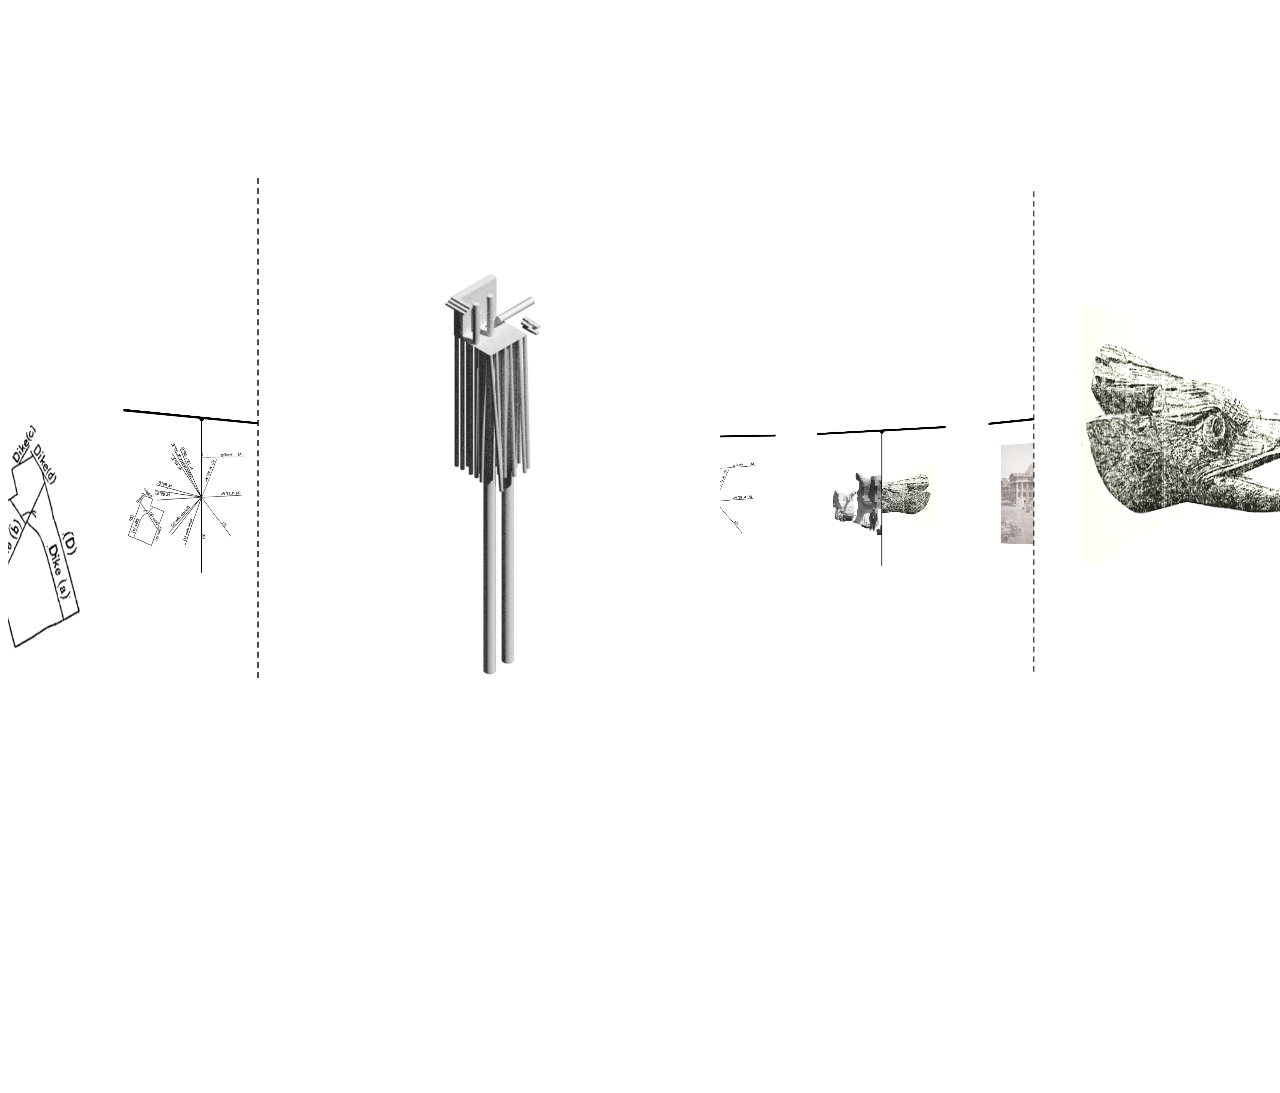
<file: index.html>
<!DOCTYPE html>
<html>
<link rel="stylesheet" type="text/css" href="style.css">
<head>
<meta name="viewport" content="width=device-width, initial-scale=1.0">
<link href="https://fonts.googleapis.com/css?family=Lora:400,400i,700,700i" rel="stylesheet">
<link rel="preconnect" href="https://fonts.googleapis.com">
<link rel="preconnect" href="https://fonts.gstatic.com" crossorigin>
<link href="https://fonts.googleapis.com/css2?family=Karla:wght@400;700;800&display=swap" rel="stylesheet">
<style>
</style>
<script>

</script>
</head>

<div class="scene">
  <div class="carousel">

    <div class="carousel__cell"> 
     <!-- Carousel 1  -->
      <div class="img-comp-container">
        <div class="img-comp-img">
          <img src="assets/piles-1.png" height="600px">
        </div>
        <div class="img-comp-img img-comp-overlay">
            <img src="assets/piles-2.png" height="600px">
        </div>
      </div>
    </div>

    <div class="carousel__cell">

     <!-- Carousel 2  -->
      <div class="img-comp-container">
        <div class="img-comp-img">
          <img src="assets/2_Eagle_1.png" height="600px">
        </div>
        <div class="img-comp-img img-comp-overlay">
            <img src="assets/2_Eagle_2.png" height="600px">
        </div>
      </div>

    </div>

    <div class="carousel__cell">
           <!-- Carousel 3  -->
      <div class="img-comp-container">
        <div class="img-comp-img">
          <img src="assets/3_Foundations_1.jpg" height="600px">
        </div>
        <div class="img-comp-img img-comp-overlay">
            <img src="assets/3_Foundations_2.jpg" height="600px">
        </div>
      </div>
    </div>

    <div class="carousel__cell">
           <!-- Carousel 4  -->
      <div class="img-comp-container">
        <div class="img-comp-img">
          <img src="assets/4_Exterior Columns_1.png" height="600px">
        </div>
        <div class="img-comp-img img-comp-overlay">
            <img src="assets/4_Exterior Columns_2.png" height="600px">
        </div>
      </div>
    </div>


    <div class="carousel__cell"><img src="assets/test2.png" height="600px"/></div>
    <div class="carousel__cell"><img src="assets/test3.png" height="600px"/></div>
    <div class="carousel__cell"><img src="assets/test4.png" height="600px"/></div>
    <div class="carousel__cell"><img src="assets/test2.png" height="600px"/></div>


    <div class="carousel__cell">
     <!-- Carousel 9  -->
      <div class="img-comp-container">
        <div class="img-comp-img">
          <img src="assets/9_Tools_1.png" height="600px">
        </div>
        <div class="img-comp-img img-comp-overlay">
            <img src="assets/9_Tools_2.png" height="600px">
        </div>
      </div>
    </div>

    <div class="carousel__cell">
        <!-- Carousel 10  -->
      <div class="img-comp-container">
        <div class="img-comp-img">
          <img src="assets/10_ Stone Transport_1.png" height="600px">
        </div>
        <div class="img-comp-img img-comp-overlay">
            <img src="assets/10_ Stone Transport_2.png" height="600px">
        </div>
      </div>
    </div>


    <div class="carousel__cell"><img src="assets/test2.png" height="600px"/></div>
    <div class="carousel__cell">
        <!-- Carousel 12  -->
      <div class="img-comp-container">
        <div class="img-comp-img">
          <img src="assets/12_Water_1.png" height="600px">
        </div>
        <div class="img-comp-img img-comp-overlay">
            <img src="assets/12_Water_2.png" height="600px">
        </div>
      </div>
    
    </div>
    <div class="carousel__cell"><img src="assets/test4.png" height="600px"/></div>
    <div class="carousel__cell"><img src="assets/test2.png" height="600px"/></div>

    <div class="carousel__cell">
    <!-- Carousel 15  -->
      <div class="img-comp-container">
        <div class="img-comp-img">
          <img src="assets/15_Quarry_1.png" height="600px">
        </div>
        <div class="img-comp-img img-comp-overlay">
            <img src="assets/15_Quarry_2.png" height="600px">
        </div>
      </div>
    </div>

  </div>
</div>

<div class="carousel-options">

  <p>
    <button class="previous-button">Previous</button>
    <button class="next-button">Next</button>
  </p>
  <p>
    Orientation:
    <label>
      <input type="radio" name="orientation" value="horizontal" checked />
      horizontal
    </label>
    <label>
      <input type="radio" name="orientation" value="vertical" />
      vertical
    </label>
  </p>
</div>


<style>
    * { box-sizing: border-box; }

body {
  font-family: sans-serif;
  text-align: center;
}

.scene {
  /*border: 1px solid #CCC;*/
  margin: 40px 0;
  position: relative;
  width: 800px;
  height: 800px;
  margin: 110px auto;
  perspective: 1000px;
  /*transform: rotateX(45deg);*/
}

.carousel {
  width: 100%;
  height: 100%;
  position: absolute;
  transform: translateZ(-288px);
  transform-style: preserve-3d;
  transition: transform 1s;
  /*transform: rotateX(50deg);*/
}



.carousel__cell {
  position: absolute;
  width: 600px;
  height: 600px;
  left: 10px;
  top: 10px;
  /*border: 2px solid black;*/
  line-height: 116px;
  font-size: 80px;
  font-weight: bold;
  color: white;
  text-align: center;
  transition: transform 1s, opacity 1s;
}


.carousel__cell:nth-child(1) { transform: rotateY(  0deg) translateZ(288px); }
.carousel__cell:nth-child(2) { transform: rotateY( 40deg) translateZ(288px); }
.carousel__cell:nth-child(3) { transform: rotateY( 80deg) translateZ(288px); }
.carousel__cell:nth-child(4) { transform: rotateY(120deg) translateZ(288px); }
.carousel__cell:nth-child(5) { transform: rotateY(160deg) translateZ(288px); }
.carousel__cell:nth-child(6) { transform: rotateY(200deg) translateZ(288px); }
.carousel__cell:nth-child(7) { transform: rotateY(240deg) translateZ(288px); }
.carousel__cell:nth-child(8) { transform: rotateY(280deg) translateZ(288px); }
.carousel__cell:nth-child(9) { transform: rotateY(320deg) translateZ(288px); }



.carousel-options {
  text-align: center;
  position: relative;
  z-index: 2;
  background: hsla(0, 0%, 100%, 0.8);
}



.img-comp-container {
  height: 600px; /*should be the same height as the images*/
  width:600px;

}

.img-comp-img {
  position: absolute;
  width: auto;
  height: auto;
  /*overflow:hidden;*/

}

.img-comp-img img {
  display:block;
  vertical-align:middle;
}

.img-comp-slider {
  position: absolute;
  z-index:9;
  cursor: ew-resize;
  /*set the appearance of the slider:*/
  width: 2px;
  height: 500px;
  /*background-color: black;*/
  opacity: 0.7;
  border:none;
  border-left:2px dashed black;
  /*border-style:dashed;*/
  /*border-radius: 50%;*/

}
img {opacity:1s;}
</style>


<script>
  function initComparisons() {
  var x, i;
  /*find all elements with an "overlay" class:*/
  x = document.getElementsByClassName("img-comp-overlay");
  for (i = 0; i < x.length; i++) {
    /*once for each "overlay" element:
    pass the "overlay" element as a parameter when executing the compareImages function:*/
    compareImages(x[i]);
  }
  function compareImages(img) {
    var slider, img, clicked = 0, w, h;
    /*get the width and height of the img element*/
    w = img.offsetWidth;
    h = img.offsetHeight;
    /*set the width of the img element to 50%:*/
    img.style.width = (w / 2) + "px";
    /*create slider:*/
    slider = document.createElement("DIV");
    slider.setAttribute("class", "img-comp-slider");
    /*insert slider*/
    img.parentElement.insertBefore(slider, img);
    /*position the slider in the middle:*/
    slider.style.top = (h / 2) - (slider.offsetHeight / 2) + "px";
    slider.style.left = (w / 2) - (slider.offsetWidth / 2) + "px";

    // TODO: Add go left/go right/to show A/B/C, etc. Add new left div, rigght div, addEventListener, then move left,right. 
    /*execute a function when the mouse button is pressed:*/
    slider.addEventListener("mousedown", slideReady);
    /*and another function when the mouse button is released:*/ 
    window.addEventListener("mouseup", slideFinish);
    /*or touched (for touch screens:*/
    slider.addEventListener("touchstart", slideReady);
    /*and released (for touch screens:*/
    window.addEventListener("touchend", slideFinish);
    function slideReady(e) {
      /*prevent any other actions that may occur when moving over the image:*/
      if (e.cancelable) e.preventDefault();
      /*the slider is now clicked and ready to move:*/
      clicked = 1;
      /*execute a function when the slider is moved:*/
      window.addEventListener("mousemove", slideMove);
      window.addEventListener("touchmove", slideMove);
    }
    function slideFinish() {
      /*the slider is no longer clicked:*/
      clicked = 0;
    }
    function slideMove(e) {
      var pos;
      /*if the slider is no longer clicked, exit this function:*/
      if (clicked == 0) return false;
      /*get the cursor's x position:*/
      pos = getCursorPos(e)
      /*prevent the slider from being positioned outside the image:*/
      if (pos < 0) pos = 0;
      if (pos > w) pos = w;
      /*execute a function that will resize the overlay image according to the cursor:*/
      slide(pos);
    }
    function getCursorPos(e) {
      var a, x = 0;
      e = (e.changedTouches) ? e.changedTouches[0] : e;
      /*get the x positions of the image:*/
      a = img.getBoundingClientRect();
      /*calculate the cursor's x coordinate, relative to the image:*/
      x = e.pageX - a.left;
      /*consider any page scrolling:*/
      x = x - window.pageXOffset;
      return x;
    }
    function slide(x) {
      /*resize the image:*/
      img.style.width = x + "px";
      /*position the slider:*/
      slider.style.left = img.offsetWidth - (slider.offsetWidth / 2) + "px";
    }
  }

}

</script>
<script>
/*Execute a function that will execute an image compare function for each element with the img-comp-overlay class:*/
initComparisons();
</script>


<script>
var carousel = document.querySelector('.carousel');
var cells = carousel.querySelectorAll('.carousel__cell');
var cellCount; // cellCount set from cells-range input value
var selectedIndex = 0;
var cellWidth = carousel.offsetWidth;
var cellHeight = carousel.offsetHeight;
var isHorizontal = true;
var rotateFn = isHorizontal ? 'rotateY' : 'rotateX';
var radius, theta;
// console.log( cellWidth, cellHeight );

function rotateCarousel() {
  var angle = theta * selectedIndex * -1;
  carousel.style.transform = 'translateZ(' + -radius + 'px) ' + 
    rotateFn + '(' + angle + 'deg)';
}

var prevButton = document.querySelector('.previous-button');
prevButton.addEventListener( 'click', function() {
  selectedIndex--;
  rotateCarousel();
});

var nextButton = document.querySelector('.next-button');
nextButton.addEventListener( 'click', function() {
  selectedIndex++;
  rotateCarousel();
});





function changeCarousel() {
  cellCount = 15;
  theta = 360 / cellCount;
  var cellSize = isHorizontal ? cellWidth : cellHeight;
  radius = Math.round( ( cellSize / 2) / Math.tan( Math.PI / cellCount ) );
  for ( var i=0; i < cells.length; i++ ) {
    var cell = cells[i];
    if ( i < cellCount ) {
      // visible cell
      cell.style.opacity = 1;
      var cellAngle = theta * i;
      cell.style.transform = rotateFn + '(' + cellAngle + 'deg) translateZ(' + radius + 'px)';
    } else {
      // hidden cell
      cell.style.opacity = 0;
      cell.style.transform = 'none';
    }
  }

  rotateCarousel();
}

var orientationRadios = document.querySelectorAll('input[name="orientation"]');
( function() {
  for ( var i=0; i < orientationRadios.length; i++ ) {
    var radio = orientationRadios[i];
    radio.addEventListener( 'change', onOrientationChange );
  }
})();

function onOrientationChange() {
  var checkedRadio = document.querySelector('input[name="orientation"]:checked');
  isHorizontal = checkedRadio.value == 'horizontal';
  rotateFn = isHorizontal ? 'rotateY' : 'rotateX';
  changeCarousel();
}

// set initials
onOrientationChange();


    </script>
</file>
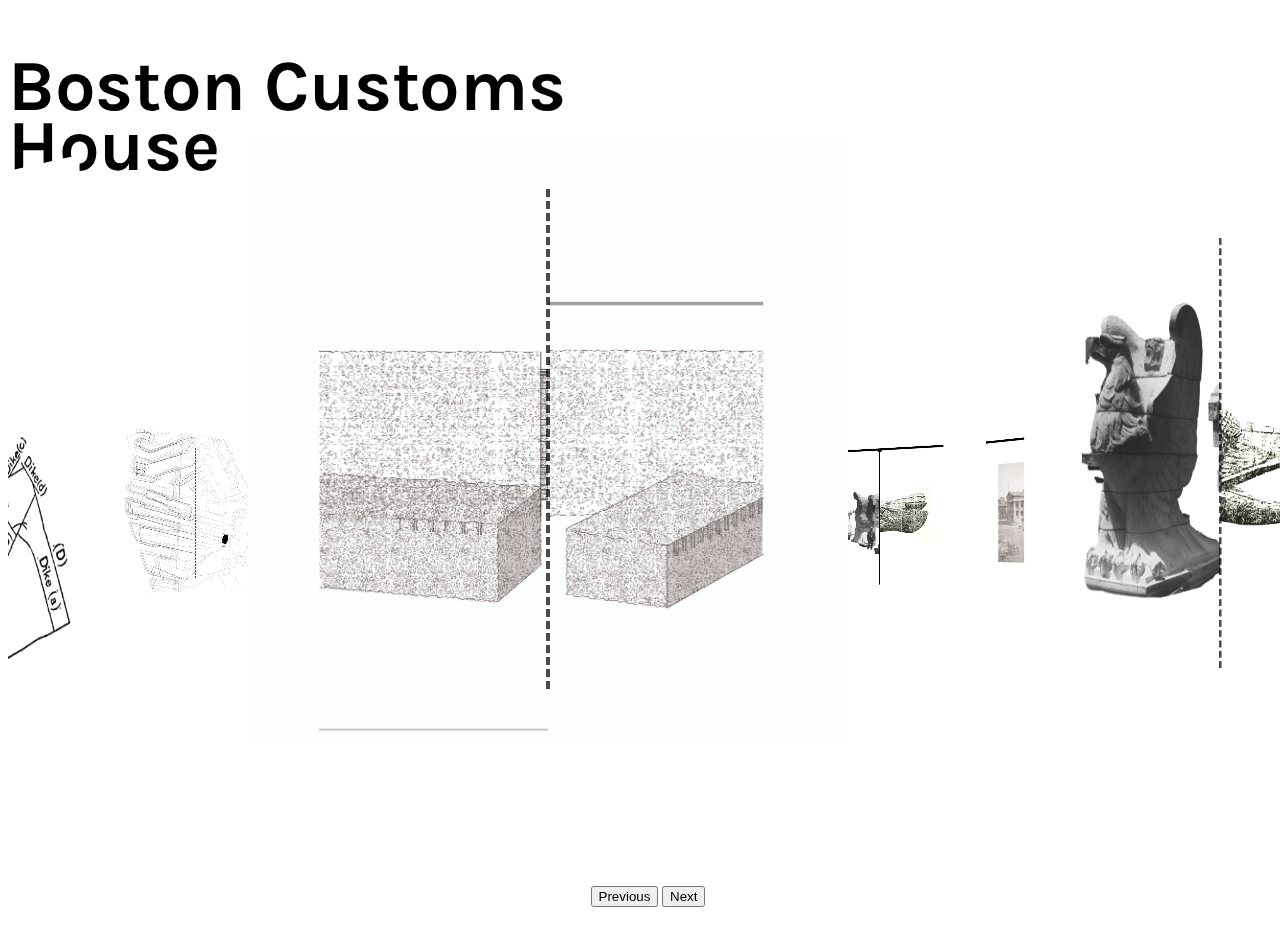
<file: DraftFinal/index.html>
<!DOCTYPE html>
<html>
<link rel="stylesheet" type="text/css" href="style.css">
<head>
<meta name="viewport" content="width=device-width, initial-scale=1.0">
<link href="https://fonts.googleapis.com/css?family=Lora:400,400i,700,700i" rel="stylesheet">
<link rel="preconnect" href="https://fonts.googleapis.com">
<link rel="preconnect" href="https://fonts.gstatic.com" crossorigin>
<link href="https://fonts.googleapis.com/css2?family=Karla:wght@400;700;800&display=swap" rel="stylesheet">
<style>
</style>
<script>

</script>
</head>
<div class="row">
  <h1>Boston Customs House</h1>
<!--   <h2>Lorem ipsum dolor sit amet, consectetur adipiscing elit. Quisque viverra tristique risus vitae mattis. Vivamus malesuada velit at dapibus aliquam. Nam mollis tellus non magna porttitor, in luctus leo lobortis. Vestibulum pulvinar sollicitudin diam. Proin id enim dictum, sodales neque sit amet, placerat enim. Mauris nec turpis congue, consectetur purus eu, pretium augue. Donec eleifend ex ac bibendum interdum. Maecenas eu tellus in ipsum sodales pulvinar. Cras quis accumsan libero. Sed at viverra ex. Morbi eget nunc porta, euismod arcu at, elementum velit. Pellentesque in lectus gravida, luctus risus nec, iaculis neque</h2> -->
 
</div>
<div class="scene">
  <div class="carousel">

    <div class="carousel__cell"> 
     <!-- Carousel 1  -->
      <div class="img-comp-container">
        <div class="img-comp-img">
          <img src="01_Column_1.jpg" height="600px" width="600px">
        </div>
        <div class="img-comp-img img-comp-overlay">
            <img src="01_Column_2.jpg" height="600px" width="600px">
        </div>
      </div>
    </div>

    <div class="carousel__cell">

     <!-- Carousel 2  -->
      <div class="img-comp-container">
        <div class="img-comp-img">
          <img src="2_Eagle_1.png" height="600px" width="600px">
        </div>
        <div class="img-comp-img img-comp-overlay">
            <img src="2_Eagle_2.png" height="600px" width="600px">
        </div>
      </div>

    </div>

    <div class="carousel__cell">
           <!-- Carousel 3  -->
      <div class="img-comp-container">
        <div class="img-comp-img">
          <img src="3_Foundations_1.jpg" height="600px" width="600px">
        </div>
        <div class="img-comp-img img-comp-overlay">
            <img src="3_Foundations_2.jpg" height="600px" width="600px">
        </div>
      </div>
    </div>

    <div class="carousel__cell">
           <!-- Carousel 4  -->
      <div class="img-comp-container">
        <div class="img-comp-img">
          <img src="4_Exterior Columns_1.png" height="600px" width="600px">
        </div>
        <div class="img-comp-img img-comp-overlay">
            <img src="4_Exterior Columns_2.png" height="600px" width="600px">
        </div>
      </div>
    </div>


    <div class="carousel__cell"><img src="test2.png" height="600px" width="600px"/></div>
    <div class="carousel__cell"><img src="test3.png" height="600px" width="600px"/></div>
    <div class="carousel__cell"><img src="test4.png" height="600px" width="600px"/></div>
    
    <div class="carousel__cell">
         <!-- Carousel 8  -->
      <div class="img-comp-container">
        <div class="img-comp-img">
          <img src="8_labor_1.png" height="600px" width="600px">
        </div>
        <div class="img-comp-img img-comp-overlay">
            <img src="8_labor_2.png" height="600px" width="600px">
        </div>
      </div>
    </div>


    <div class="carousel__cell">
     <!-- Carousel 9  -->
      <div class="img-comp-container">
        <div class="img-comp-img">
          <img src="9_Tools_1.png" height="600px" width="600px">
        </div>
        <div class="img-comp-img img-comp-overlay">
            <img src="9_Tools_2.png" height="600px" width="600px">
        </div>
      </div>
    </div>

    <div class="carousel__cell">
        <!-- Carousel 10  -->
      <div class="img-comp-container">
        <div class="img-comp-img">
          <img src="10_ Stone Transport_1.png" height="600px" width="600px">
        </div>
        <div class="img-comp-img img-comp-overlay">
            <img src="10_ Stone Transport_2.png" height="600px" width="600px">
        </div>
      </div>
    </div>


    <div class="carousel__cell">
        <!-- Carousel 11  -->
      <div class="img-comp-container">
        <div class="img-comp-img">
          <img src="11_Topo_1.png" height="600px" width="600px">
        </div>
        <div class="img-comp-img img-comp-overlay">
            <img src="11_Topo_2.png" height="600px" width="600px">
        </div>
    </div>
    </div>
    
    <div class="carousel__cell">

        <!-- Carousel 12  -->
      <div class="img-comp-container">
        <div class="img-comp-img">
          <img src="12_Water_1.png" height="600px" width="600px">
        </div>
        <div class="img-comp-img img-comp-overlay">
            <img src="12_Water_2.png" height="600px" width="600px">
        </div>
      </div>
    
    </div>
    <div class="carousel__cell">

        <!-- Carousel 13  -->
      <div class="img-comp-container">
        <div class="img-comp-img">
          <img src="13_Height_1.png" height="600px" width="600px">
        </div>
        <div class="img-comp-img img-comp-overlay">
            <img src="13_Height_2.png" height="600px" width="600px">
        </div>
      </div>
    
    </div>
    <div class="carousel__cell"><img src="test2.png" height="600px" width="600px"/></div>

    <div class="carousel__cell">
    <!-- Carousel 15  -->
      <div class="img-comp-container">
        <div class="img-comp-img">
          <img src="15_Quarry_1.png" height="600px" width="600px">
        </div>
        <div class="img-comp-img img-comp-overlay">
            <img src="15_Quarry_2.png" height="600px" width="600px">
        </div>
      </div>
    </div>

  </div>
</div>

<div class="carousel-options">

  <p>
    <button class="previous-button">Previous</button>
    <button class="next-button">Next</button>
  </p>

  <p>
    Orientation:
    <label>
      <input type="radio" name="orientation" value="horizontal" checked />
      horizontal
    </label>
    <label>
      <input type="radio" name="orientation" value="vertical" />
      vertical
    </label>
  </p>
</div>





<script>
  function initComparisons() {
  var x, i;
  /*find all elements with an "overlay" class:*/
  x = document.getElementsByClassName("img-comp-overlay");
  for (i = 0; i < x.length; i++) {
    /*once for each "overlay" element:
    pass the "overlay" element as a parameter when executing the compareImages function:*/
    compareImages(x[i]);
  }
  function compareImages(img) {
    var slider, img, clicked = 0, w, h;
    /*get the width and height of the img element*/
    w = img.offsetWidth;
    h = img.offsetHeight;
    /*set the width of the img element to 50%:*/
    img.style.width = (w / 2) + "px";
    /*create slider:*/
    slider = document.createElement("DIV");
    slider.setAttribute("class", "img-comp-slider");
    /*insert slider*/
    img.parentElement.insertBefore(slider, img);
    /*position the slider in the middle:*/
    slider.style.top = (h / 2) - (slider.offsetHeight / 2) + "px";
    slider.style.left = (w / 2) - (slider.offsetWidth / 2) + "px";

    // TODO: Add go left/go right/to show A/B/C, etc. Add new left div, rigght div, addEventListener, then move left,right. 
    /*execute a function when the mouse button is pressed:*/
    slider.addEventListener("mousedown", slideReady);
    /*and another function when the mouse button is released:*/ 
    window.addEventListener("mouseup", slideFinish);
    /*or touched (for touch screens:*/
    slider.addEventListener("touchstart", slideReady);
    /*and released (for touch screens:*/
    window.addEventListener("touchend", slideFinish);
    function slideReady(e) {
      /*prevent any other actions that may occur when moving over the image:*/
      if (e.cancelable) e.preventDefault();
      /*the slider is now clicked and ready to move:*/
      clicked = 1;
      /*execute a function when the slider is moved:*/
      window.addEventListener("mousemove", slideMove);
      window.addEventListener("touchmove", slideMove);
    }
    function slideFinish() {
      /*the slider is no longer clicked:*/
      clicked = 0;
    }
    function slideMove(e) {
      var pos;
      /*if the slider is no longer clicked, exit this function:*/
      if (clicked == 0) return false;
      /*get the cursor's x position:*/
      pos = getCursorPos(e)
      /*prevent the slider from being positioned outside the image:*/
      if (pos < 0) pos = 0;
      if (pos > w) pos = w;
      /*execute a function that will resize the overlay image according to the cursor:*/
      slide(pos);
    }
    function getCursorPos(e) {
      var a, x = 0;
      e = (e.changedTouches) ? e.changedTouches[0] : e;
      /*get the x positions of the image:*/
      a = img.getBoundingClientRect();
      /*calculate the cursor's x coordinate, relative to the image:*/
      x = e.pageX - a.left;
      /*consider any page scrolling:*/
      x = x - window.pageXOffset;
      return x;
    }
    function slide(x) {
      /*resize the image:*/
      img.style.width = x + "px";
      /*position the slider:*/
      slider.style.left = img.offsetWidth - (slider.offsetWidth / 2) + "px";
    }
  }

}

</script>
<script>
/*Execute a function that will execute an image compare function for each element with the img-comp-overlay class:*/
initComparisons();
</script>


<script>
var carousel = document.querySelector('.carousel');
var cells = carousel.querySelectorAll('.carousel__cell');
var cellCount; // cellCount set from cells-range input value
var selectedIndex = 0;
var cellWidth = carousel.offsetWidth;
var cellHeight = carousel.offsetHeight;
var isHorizontal = true;
var rotateFn = isHorizontal ? 'rotateY' : 'rotateX';
var radius, theta;
// console.log( cellWidth, cellHeight );

function rotateCarousel() {
  var angle = theta * selectedIndex * -1;
  carousel.style.transform = 'translateZ(' + -radius + 'px) ' + 
    rotateFn + '(' + angle + 'deg)';
}

var prevButton = document.querySelector('.previous-button');
prevButton.addEventListener( 'click', function() {
  selectedIndex--;
  rotateCarousel();
});

var nextButton = document.querySelector('.next-button');
nextButton.addEventListener( 'click', function() {
  selectedIndex++;
  rotateCarousel();
});





function changeCarousel() {
  cellCount = 15;
  theta = 360 / cellCount;
  var cellSize = isHorizontal ? cellWidth : cellHeight;
  radius = Math.round( ( cellSize / 2) / Math.tan( Math.PI / cellCount ) );
  for ( var i=0; i < cells.length; i++ ) {
    var cell = cells[i];
    if ( i < cellCount ) {
      // visible cell
      cell.style.opacity = 1;
      var cellAngle = theta * i;
      cell.style.transform = rotateFn + '(' + cellAngle + 'deg) translateZ(' + radius + 'px)';
    } else {
      // hidden cell
      cell.style.opacity = 0;
      cell.style.transform = 'none';
    }
  }

  rotateCarousel();
}

var orientationRadios = document.querySelectorAll('input[name="orientation"]');
( function() {
  for ( var i=0; i < orientationRadios.length; i++ ) {
    var radio = orientationRadios[i];
    radio.addEventListener( 'change', onOrientationChange );
  }
})();

function onOrientationChange() {
  var checkedRadio = document.querySelector('input[name="orientation"]:checked');
  isHorizontal = checkedRadio.value == 'horizontal';
  rotateFn = isHorizontal ? 'rotateY' : 'rotateX';
  changeCarousel();
}

// set initials
onOrientationChange();


    </script>
</file>
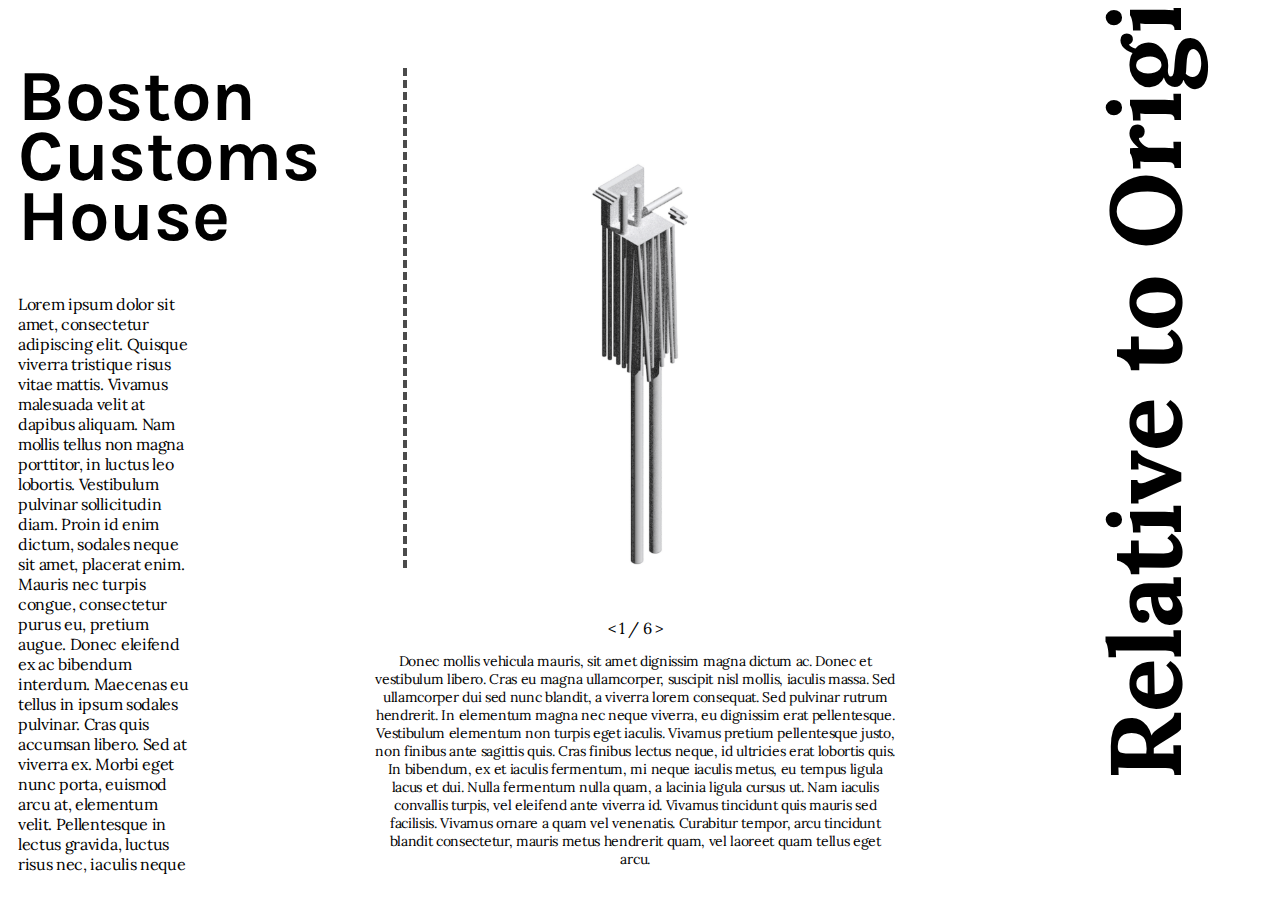
<file: old-index.html>
<!DOCTYPE html>
<html>
<link rel="stylesheet" type="text/css" href="style.css">
<head>
<meta name="viewport" content="width=device-width, initial-scale=1.0">
<link href="https://fonts.googleapis.com/css?family=Lora:400,400i,700,700i" rel="stylesheet">
<link rel="preconnect" href="https://fonts.googleapis.com">
<link rel="preconnect" href="https://fonts.gstatic.com" crossorigin>
<link href="https://fonts.googleapis.com/css2?family=Karla:wght@400;700;800&display=swap" rel="stylesheet">
<style>
</style>
<script>

</script>
</head>


<body>

<!-- <div id="menu"> -->
  <!-- <a href="test.html">Boston Customs House</a>  -->
<!-- </div> -->

<div class="row">

<div class="column title">
  <h1>Boston Customs House</h1>
  <h2>Lorem ipsum dolor sit amet, consectetur adipiscing elit. Quisque viverra tristique risus vitae mattis. Vivamus malesuada velit at dapibus aliquam. Nam mollis tellus non magna porttitor, in luctus leo lobortis. Vestibulum pulvinar sollicitudin diam. Proin id enim dictum, sodales neque sit amet, placerat enim. Mauris nec turpis congue, consectetur purus eu, pretium augue. Donec eleifend ex ac bibendum interdum. Maecenas eu tellus in ipsum sodales pulvinar. Cras quis accumsan libero. Sed at viverra ex. Morbi eget nunc porta, euismod arcu at, elementum velit. Pellentesque in lectus gravida, luctus risus nec, iaculis neque</h2>
 
</div>


<div class="column main">

  <div class="panels">
    <div class="img-comp-container">
      <div class="img-comp-img">
        <img src="assets/piles-1.png" height="600px">
      </div>
      <div class="img-comp-img img-comp-overlay">
          <img src="assets/piles-2.png" height="600px">
      </div>
    </div>
  </div>

    <div class="descriptions">
      <a onClick="goLeft()"><</a> 1 / 6 <a onClick="goRight()">></a>
    </div>

    <div class="descriptions">
      <h3>
      Donec mollis vehicula mauris, sit amet dignissim magna dictum ac. Donec et vestibulum libero. Cras eu magna ullamcorper, suscipit nisl mollis, iaculis massa. Sed ullamcorper dui sed nunc blandit, a viverra lorem consequat. Sed pulvinar rutrum hendrerit. In elementum magna nec neque viverra, eu dignissim erat pellentesque. Vestibulum elementum non turpis eget iaculis. Vivamus pretium pellentesque justo, non finibus ante sagittis quis. Cras finibus lectus neque, id ultricies erat lobortis quis. In bibendum, ex et iaculis fermentum, mi neque iaculis metus, eu tempus ligula lacus et dui. Nulla fermentum nulla quam, a lacinia ligula cursus ut. Nam iaculis convallis turpis, vel eleifend ante viverra id. Vivamus tincidunt quis mauris sed facilisis. Vivamus ornare a quam vel venenatis. Curabitur tempor, arcu tincidunt blandit consectetur, mauris metus hendrerit quam, vel laoreet quam tellus eget arcu.</h3>
      </div>

</div>

<div class="column origin">
<div class="origins">Relative to Origin</div>
</div>


</body>





<script>
  function initComparisons() {
  var x, i;
  /*find all elements with an "overlay" class:*/
  x = document.getElementsByClassName("img-comp-overlay");
  for (i = 0; i < x.length; i++) {
    /*once for each "overlay" element:
    pass the "overlay" element as a parameter when executing the compareImages function:*/
    compareImages(x[i]);
  }
  function compareImages(img) {
    var slider, img, clicked = 0, w, h;
    /*get the width and height of the img element*/
    w = img.offsetWidth;
    h = img.offsetHeight;
    /*set the width of the img element to 50%:*/
    img.style.width = (w / 2) + "px";
    /*create slider:*/
    slider = document.createElement("DIV");
    slider.setAttribute("class", "img-comp-slider");
    /*insert slider*/
    img.parentElement.insertBefore(slider, img);
    /*position the slider in the middle:*/
    slider.style.top = (h / 2) - (slider.offsetHeight / 2) + "px";
    slider.style.left = (w / 2) - (slider.offsetWidth / 2) + "px";

    // TODO: Add go left/go right/to show A/B/C, etc. Add new left div, rigght div, addEventListener, then move left,right. 
    /*execute a function when the mouse button is pressed:*/
    slider.addEventListener("mousedown", slideReady);
    /*and another function when the mouse button is released:*/ 
    window.addEventListener("mouseup", slideFinish);
    /*or touched (for touch screens:*/
    slider.addEventListener("touchstart", slideReady);
    /*and released (for touch screens:*/
    window.addEventListener("touchend", slideFinish);
    function slideReady(e) {
      /*prevent any other actions that may occur when moving over the image:*/
      e.preventDefault();
      /*the slider is now clicked and ready to move:*/
      clicked = 1;
      /*execute a function when the slider is moved:*/
      window.addEventListener("mousemove", slideMove);
      window.addEventListener("touchmove", slideMove);
    }
    function slideFinish() {
      /*the slider is no longer clicked:*/
      clicked = 0;
    }
    function slideMove(e) {
      var pos;
      /*if the slider is no longer clicked, exit this function:*/
      if (clicked == 0) return false;
      /*get the cursor's x position:*/
      pos = getCursorPos(e)
      /*prevent the slider from being positioned outside the image:*/
      if (pos < 0) pos = 0;
      if (pos > w) pos = w;
      /*execute a function that will resize the overlay image according to the cursor:*/
      slide(pos);
    }
    function getCursorPos(e) {
      var a, x = 0;
      e = (e.changedTouches) ? e.changedTouches[0] : e;
      /*get the x positions of the image:*/
      a = img.getBoundingClientRect();
      /*calculate the cursor's x coordinate, relative to the image:*/
      x = e.pageX - a.left;
      /*consider any page scrolling:*/
      x = x - window.pageXOffset;
      return x;
    }
    function slide(x) {
      /*resize the image:*/
      img.style.width = x + "px";
      /*position the slider:*/
      slider.style.left = img.offsetWidth - (slider.offsetWidth / 2) + "px";
    }
  }

}

    // function goLeft(){
    //   img.style.width=0;
    //   slider.style.left = img.offsetWidth - (slider.offsetWidth / 2) + "px";
    // }
    // function goRight(){
    //   img.style.width=w;
    //   slider.style.left = img.offsetWidth - (slider.offsetWidth / 2) + "px";
    // }


</script>
<script>
/*Execute a function that will execute an image compare function for each element with the img-comp-overlay class:*/
initComparisons();
</script>

</body>
</html>
</file>
<file: style.css>
* {box-sizing: border-box;}

html, body {
  font-family: 'Lora', serif;
  color: black;
  width:100%;
  z-index:-1;
  position:fixed;
  letter-spacing: -.02em;
  background-color: #FFFFFF;
  height:100%;
  overflow:scroll;
}


.row {
  height:95%;
}
/* Create three unequal columns that floats next to each other */
.column {
  float: left;
  padding: 10px;
  height:80%;
}

.title{
  width:15%;
  margin-right:4%;
  /*border:2px solid red;*/
  height:100%;
}

.origin {
  width: 15%;
  margin-left:4%;
  /*border:2px solid red;*/
  height:100%;
}

.main {
  width: 60%;
  /*border:2px solid red;*/
  height:100%;
  text-align:center;
  /*margin-top:10%;*/
}


#menu {
  font-size:18px;
  font-weight:400i;
  position: fixed;
  right: 7%;
  top: 2%;
  z-index:100;
}


#menu a{
  color: #777777;
  text-decoration: none;
    -webkit-transition: all .25s; /* Safari */
    transition: all .25s;
    margin: 10px;
    border-bottom: 1px solid #777777;
}

#menu a#logo{
  position: fixed;
  top:10px;
  left: 10%;
  color:white;
  border-bottom: none;
  background-color: #111111;

}

#menu a#logo:hover {
  color: #111111;
  /*border-bottom: 2px solid white;*/
}

#menu a:hover {
  color: black;
  border-bottom: 2px solid white;
}



.panels {
  /*border:1px solid red;*/
  width:460px;
  height:600px;
  position:relative;
  display:block;
  margin: 0 auto;

}

.sliders {
  width:100%;
  display:block;
  margin: 0 auto;
}

.descriptions {
  width:70%;
  display:block;
  margin: 0 auto;
}

.img-comp-container {
  height: 600px; /*should be the same height as the images*/
  width:600px;
}

.img-comp-img {
  position: absolute;
  width: auto;
  height: auto;
  overflow:hidden;

}

.img-comp-img img {
  display:block;
  vertical-align:middle;
}

.img-comp-slider {
  position: absolute;
  z-index:9;
  cursor: ew-resize;
  /*set the appearance of the slider:*/
  width: 2px;
  height: 500px;
  /*background-color: black;*/
  opacity: 0.7;
  border:none;
  border-left:4px dashed black;
  /*border-style:dashed;*/
  /*border-radius: 50%;*/

}


.row:after {
  content: "";
  display: table;
  clear: both;

}

h1 {
  font-family: 'Karla', sans-serif;
  font-weight:700;
  font-size:72px;
  line-height:60px;
}

h2{
  font-family:'Lora', serif;
  font-size:16px;
  font-weight:200;
}

h3{
    font-family:'Lora', serif;
  font-size:14px;
  font-weight:200;
}

.origins{
  width:100%;
  transform: rotate(-90deg);
  transform-origin: top left;
  position:absolute;
  bottom:0%;
  font-weight: 700;
  font-size:100px;
  margin:0 auto;
}
</file>
<file: DraftFinal/style.css>
* {box-sizing: border-box;}

html, body {
  font-family: 'Lora', serif;
  color: black;
  width:100%;
  z-index:-1;
  position:fixed;
  letter-spacing: -.02em;
  background-color: #FFFFFF;
  height:100%;
  overflow:scroll;
}


.row {
  height:2%;
  width:50%;
  margin-bottom:20px;
  /*left:5%;*/
}
/* Create three unequal columns that floats next to each other */
.column {
  float: left;
  padding: 10px;
  height:80%;
}

.title{
  width:15%;
  margin-right:4%;
  /*border:2px solid red;*/
  height:100%;
}

.origin {
  width: 15%;
  margin-left:4%;
  /*border:2px solid red;*/
  height:100%;
}

.main {
  width: 60%;
  /*border:2px solid red;*/
  height:100%;
  text-align:center;
  /*margin-top:10%;*/
}


#menu {
  font-size:18px;
  font-weight:400i;
  position: fixed;
  right: 7%;
  top: 2%;
  z-index:100;
}


#menu a{
  color: #777777;
  text-decoration: none;
    -webkit-transition: all .25s; /* Safari */
    transition: all .25s;
    margin: 10px;
    border-bottom: 1px solid #777777;
}

#menu a#logo{
  position: fixed;
  top:10px;
  left: 10%;
  color:white;
  border-bottom: none;
  background-color: #111111;

}

#menu a#logo:hover {
  color: #111111;
  /*border-bottom: 2px solid white;*/
}

#menu a:hover {
  color: black;
  border-bottom: 2px solid white;
}



.panels {
  /*border:1px solid red;*/
  width:460px;
  height:600px;
  position:relative;
  display:block;
  margin: 0 auto;

}

.sliders {
  width:100%;
  display:block;
  margin: 0 auto;
}

.descriptions {
  width:70%;
  display:block;
  margin: 0 auto;
}

.img-comp-container {
  height: 600px; /*should be the same height as the images*/
  width:600px;
}

.img-comp-img {
  position: absolute;
  width: auto;
  height: auto;
  overflow:hidden;

}

.img-comp-img img {
  display:block;
  vertical-align:middle;
}

.img-comp-slider {
  position: absolute;
  z-index:9;
  cursor: ew-resize;
  /*set the appearance of the slider:*/
  width: 2px;
  height: 500px;
  /*background-color: black;*/
  opacity: 0.7;
  border:none;
  border-left:4px dashed black;
  /*border-style:dashed;*/
  /*border-radius: 50%;*/

}


.row:after {
  content: "";
  display: table;
  clear: both;

}

h1 {
  font-family: 'Karla', sans-serif;
  font-weight:700;
  font-size:72px;
  line-height:60px;
}

h2{
  font-family:'Lora', serif;
  font-size:16px;
  font-weight:200;
}

h3{
    font-family:'Lora', serif;
  font-size:14px;
  font-weight:200;
}

.origins{
  width:100%;
  transform: rotate(-90deg);
  transform-origin: top left;
  position:absolute;
  bottom:0%;
  font-weight: 700;
  font-size:100px;
  margin:0 auto;
}


.scene {
  /*border: 1px solid #CCC;*/
  /*margin: 40px 0;*/
  position: relative;
  width: 800px;
  height: 800px;
  margin: 0 auto;
  perspective: 1000px;
  top:5%;
  bottom:0;
}

.carousel {
  width: 100%;
  height: 100%;
  position: absolute;
  transform: translateZ(-288px);
  transform-style: preserve-3d;
  transition: transform 1s;
  /*transform: rotateX(50deg);*/
}



.carousel__cell {
  position: absolute;
  width: 600px;
  height: 600px;
  /*border: 2px solid blue;*/
  text-align: center;
  transition: transform 1s, opacity 1s;
}


.carousel__cell:nth-child(1) { transform: rotateY(  0deg) translateZ(288px); }
.carousel__cell:nth-child(2) { transform: rotateY( 40deg) translateZ(288px); }
.carousel__cell:nth-child(3) { transform: rotateY( 80deg) translateZ(288px); }
.carousel__cell:nth-child(4) { transform: rotateY(120deg) translateZ(288px); }
.carousel__cell:nth-child(5) { transform: rotateY(160deg) translateZ(288px); }
.carousel__cell:nth-child(6) { transform: rotateY(200deg) translateZ(288px); }
.carousel__cell:nth-child(7) { transform: rotateY(240deg) translateZ(288px); }
.carousel__cell:nth-child(8) { transform: rotateY(280deg) translateZ(288px); }
.carousel__cell:nth-child(9) { transform: rotateY(320deg) translateZ(288px); }



.carousel-options {
  text-align: center;
  position: relative;
  z-index: 2;
  background: hsla(0, 0%, 100%, 0.8);
  margin-top:-25px;
}
}
</file>
